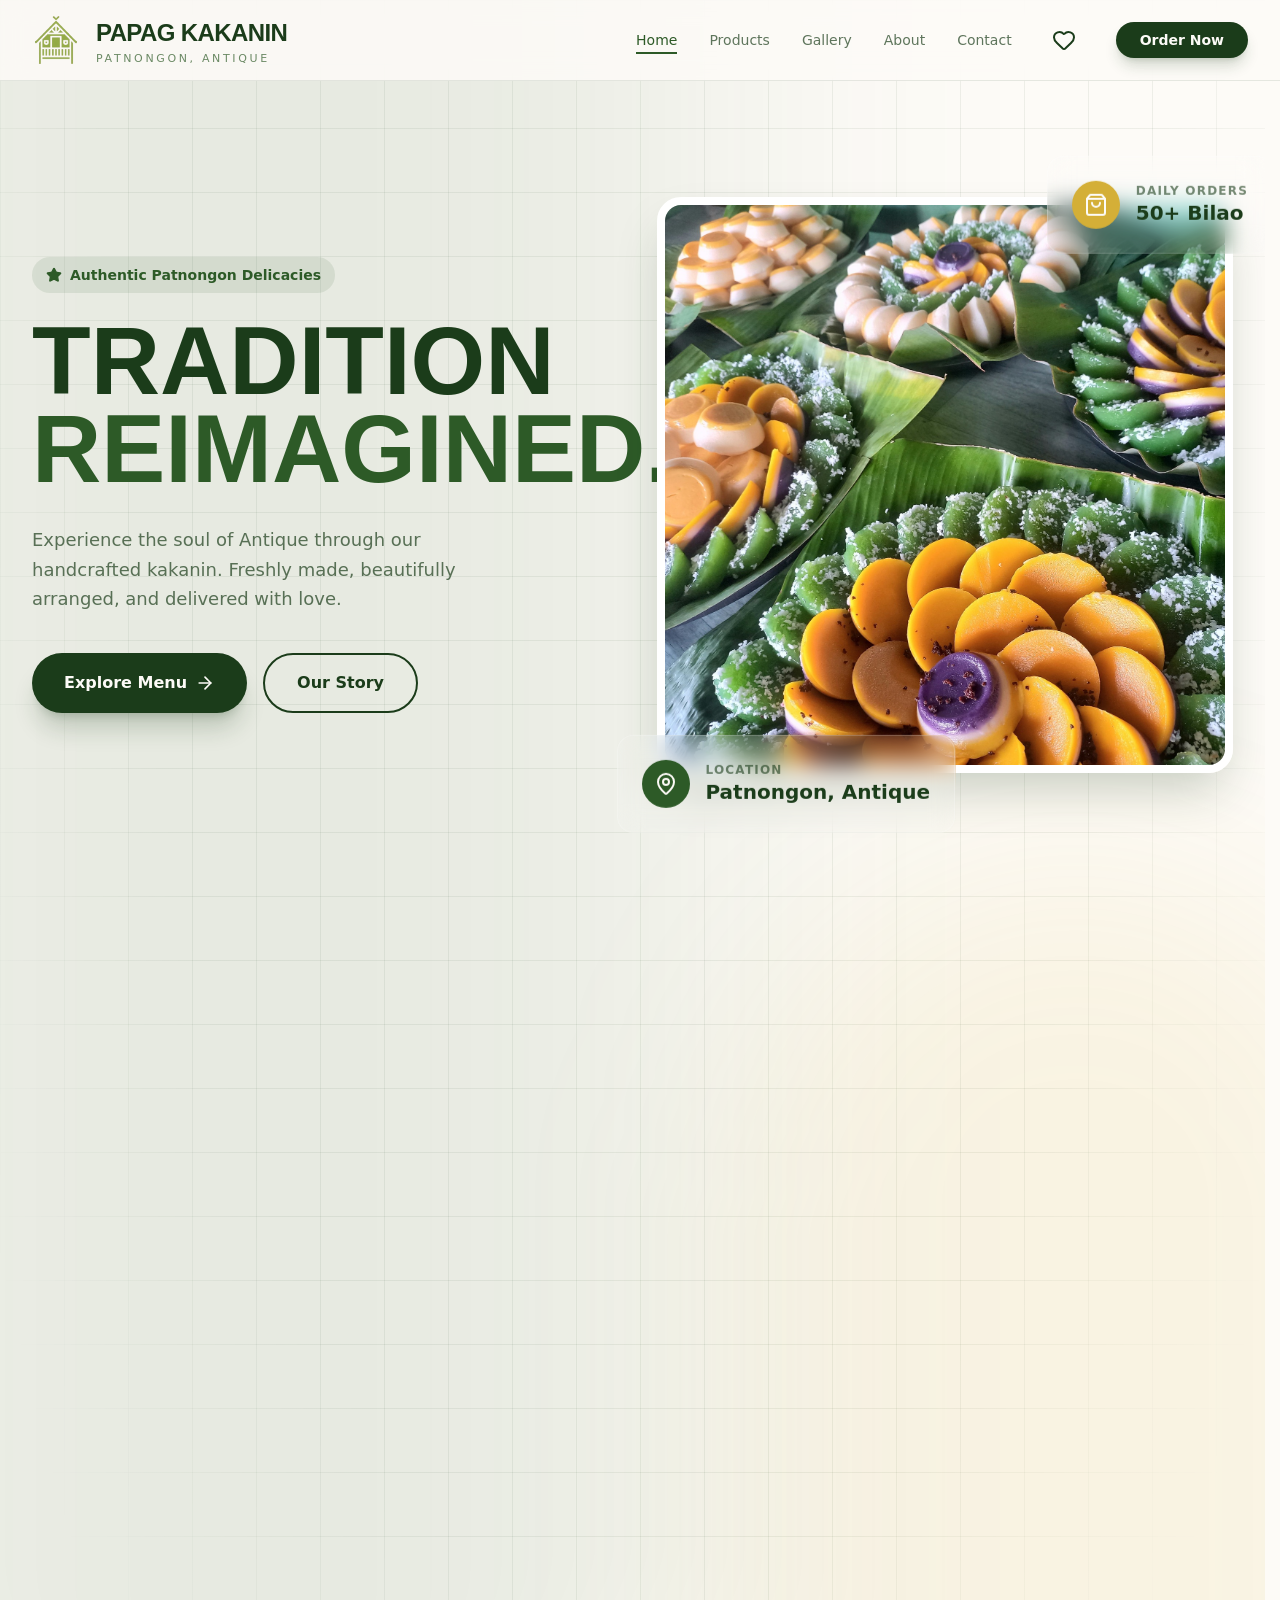
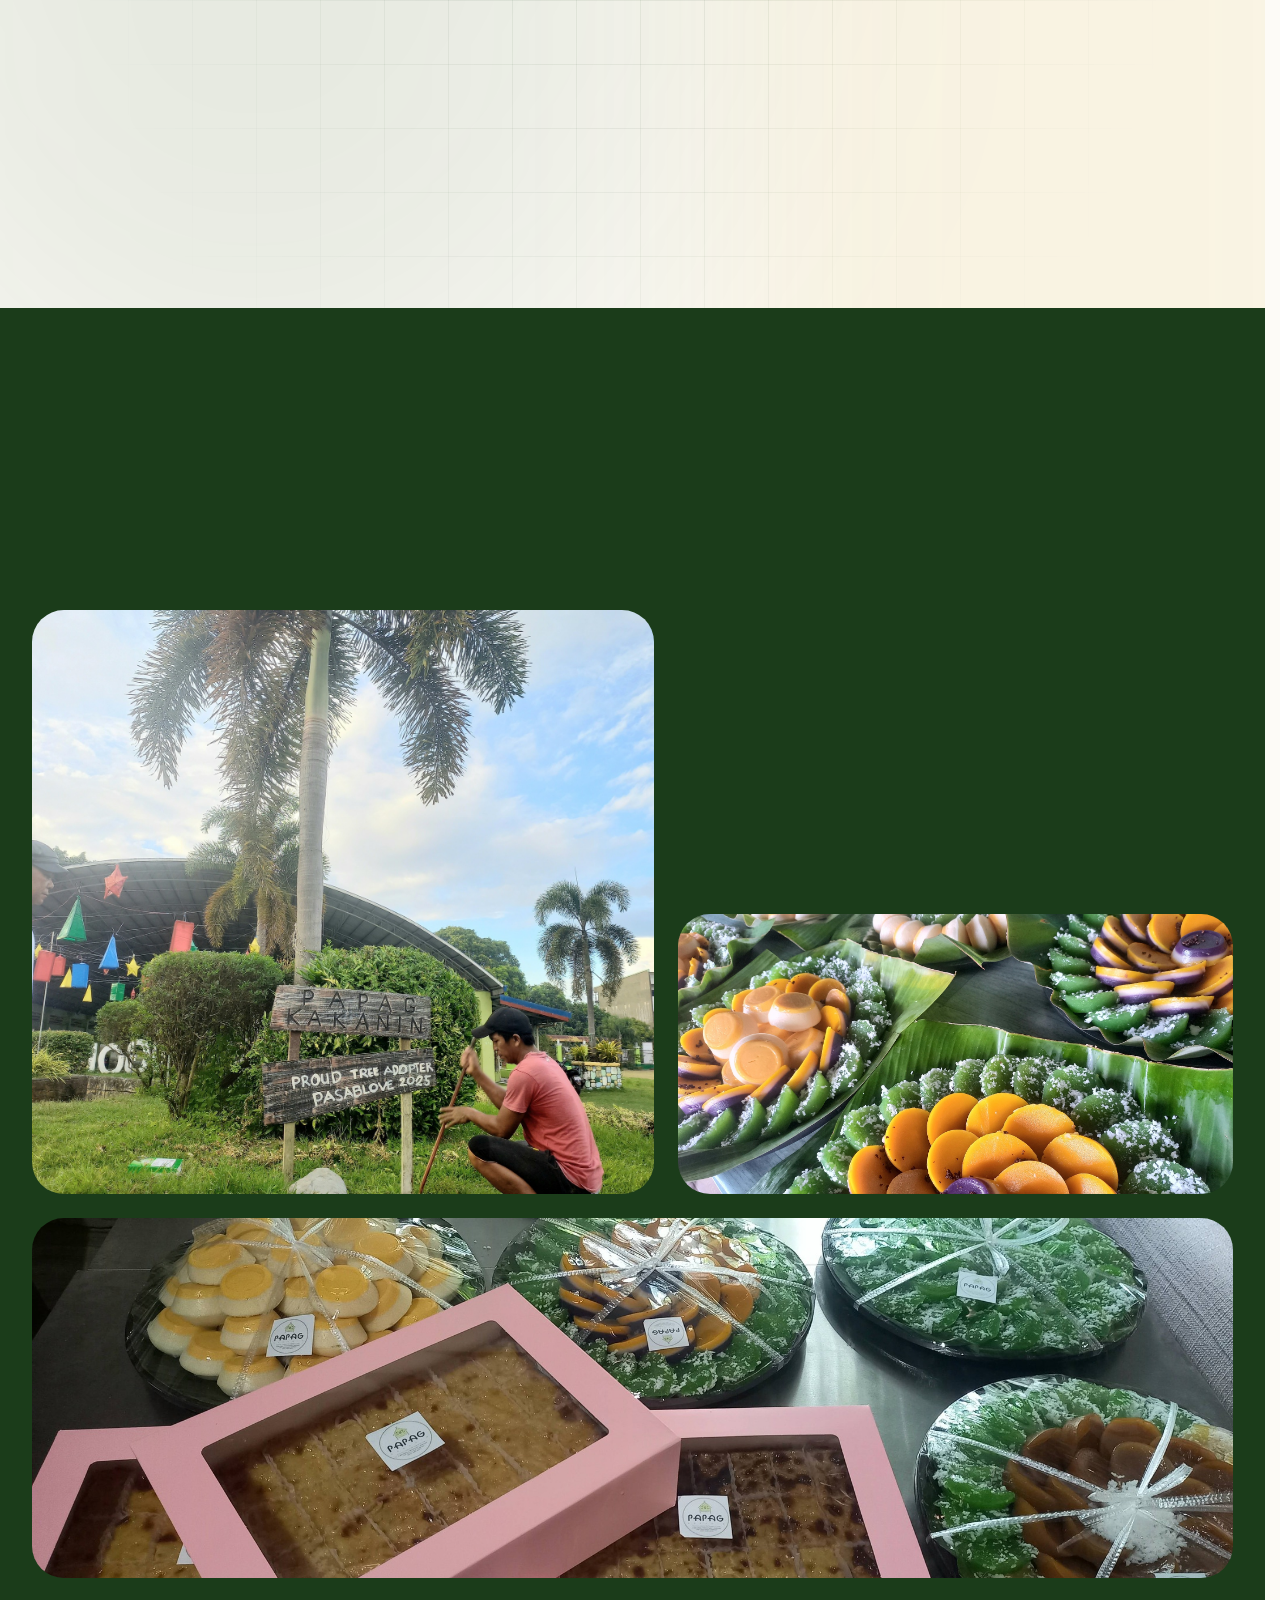
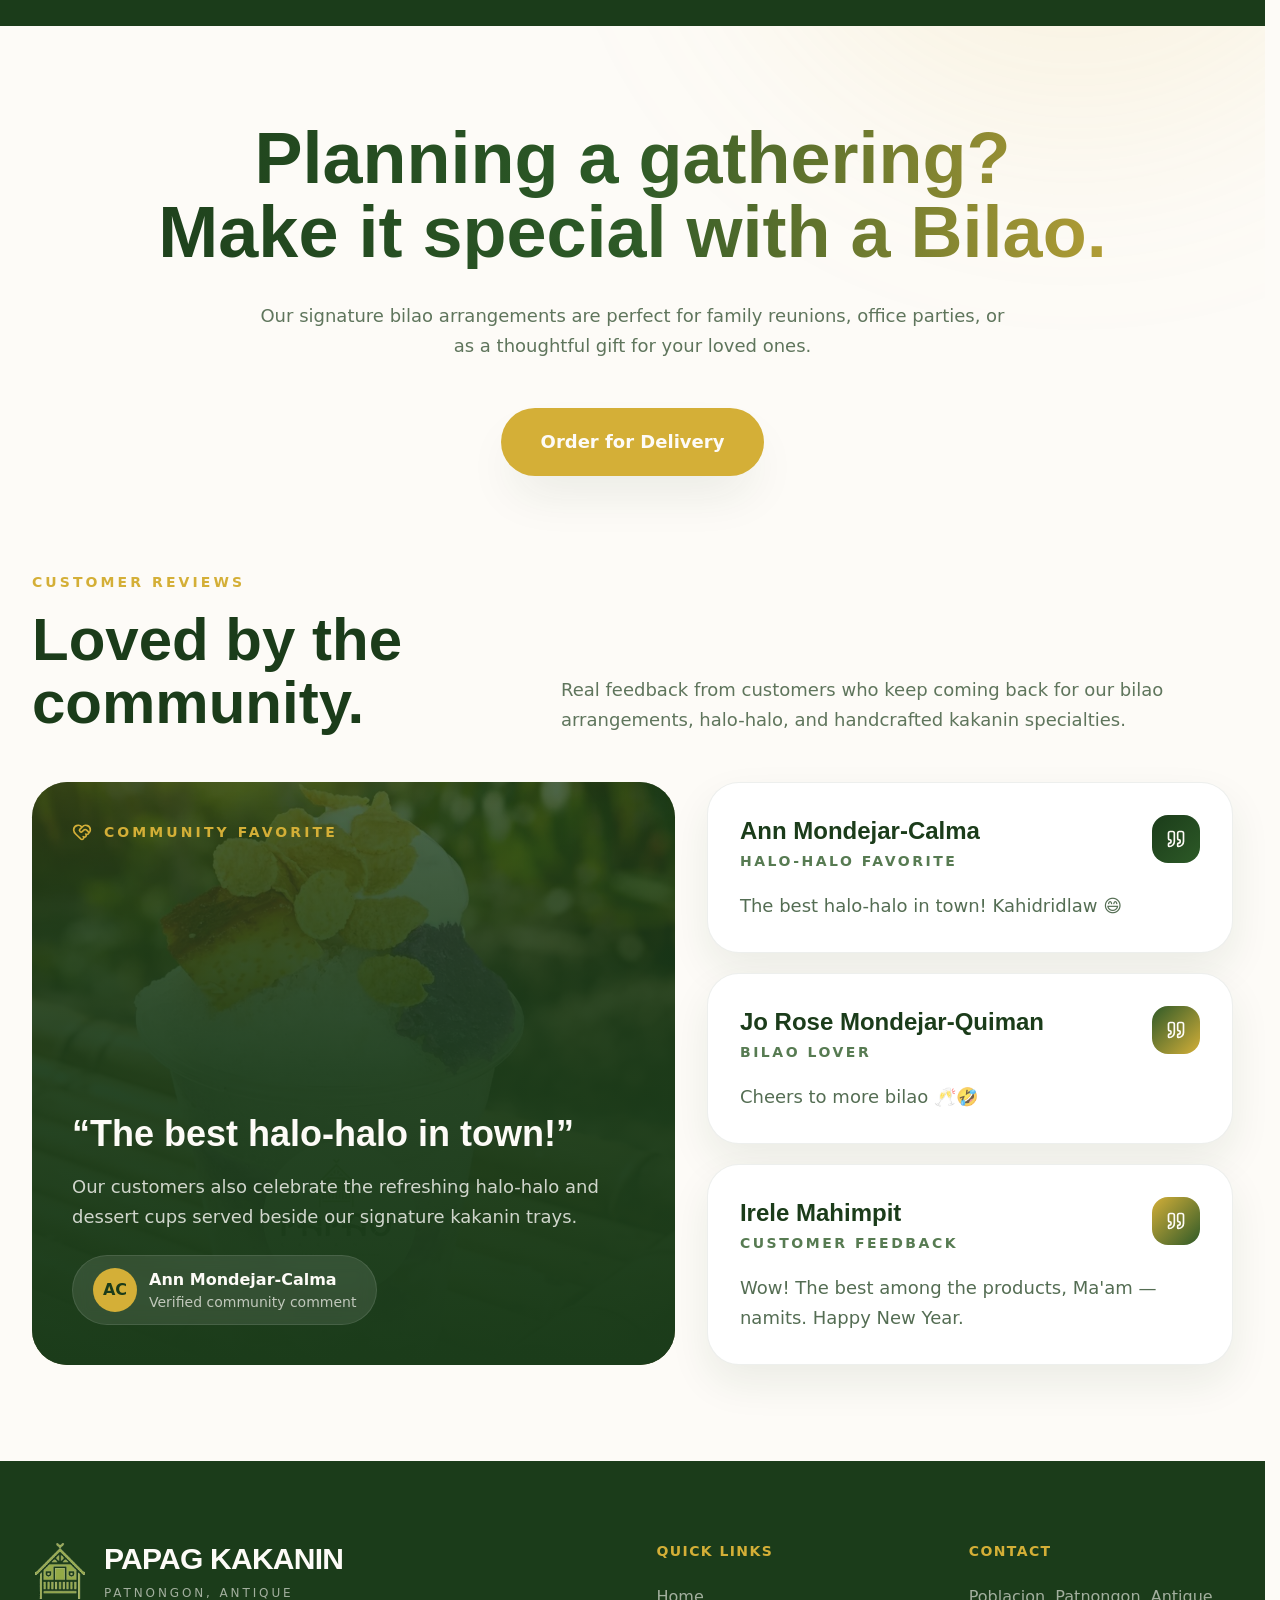
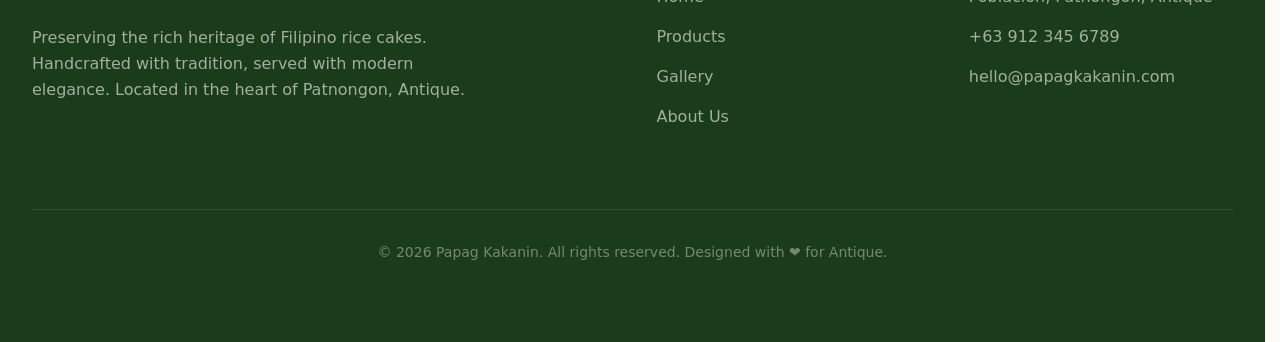
<file: Mondejar_WS101FinalProject/html/index.html>
<!doctype html>
<html lang="en">
  <head>
    <meta charset="UTF-8" />
    <meta name="viewport" content="width=device-width, initial-scale=1.0" />
    <title>Papag Kakanin Website</title>
    <script>window.__STATIC_ROUTE__ = "/";</script>
    <script type="module" crossorigin src="../js/app-core.js"></script>
    <script type="module" crossorigin src="../js/map-pin.js"></script>
    <script type="module" crossorigin src="../js/home.js"></script>
    <link rel="stylesheet" crossorigin href="../css/style.css">
  </head>
  <body>
    <div id="root"></div>
  </body>
</html>
</file>
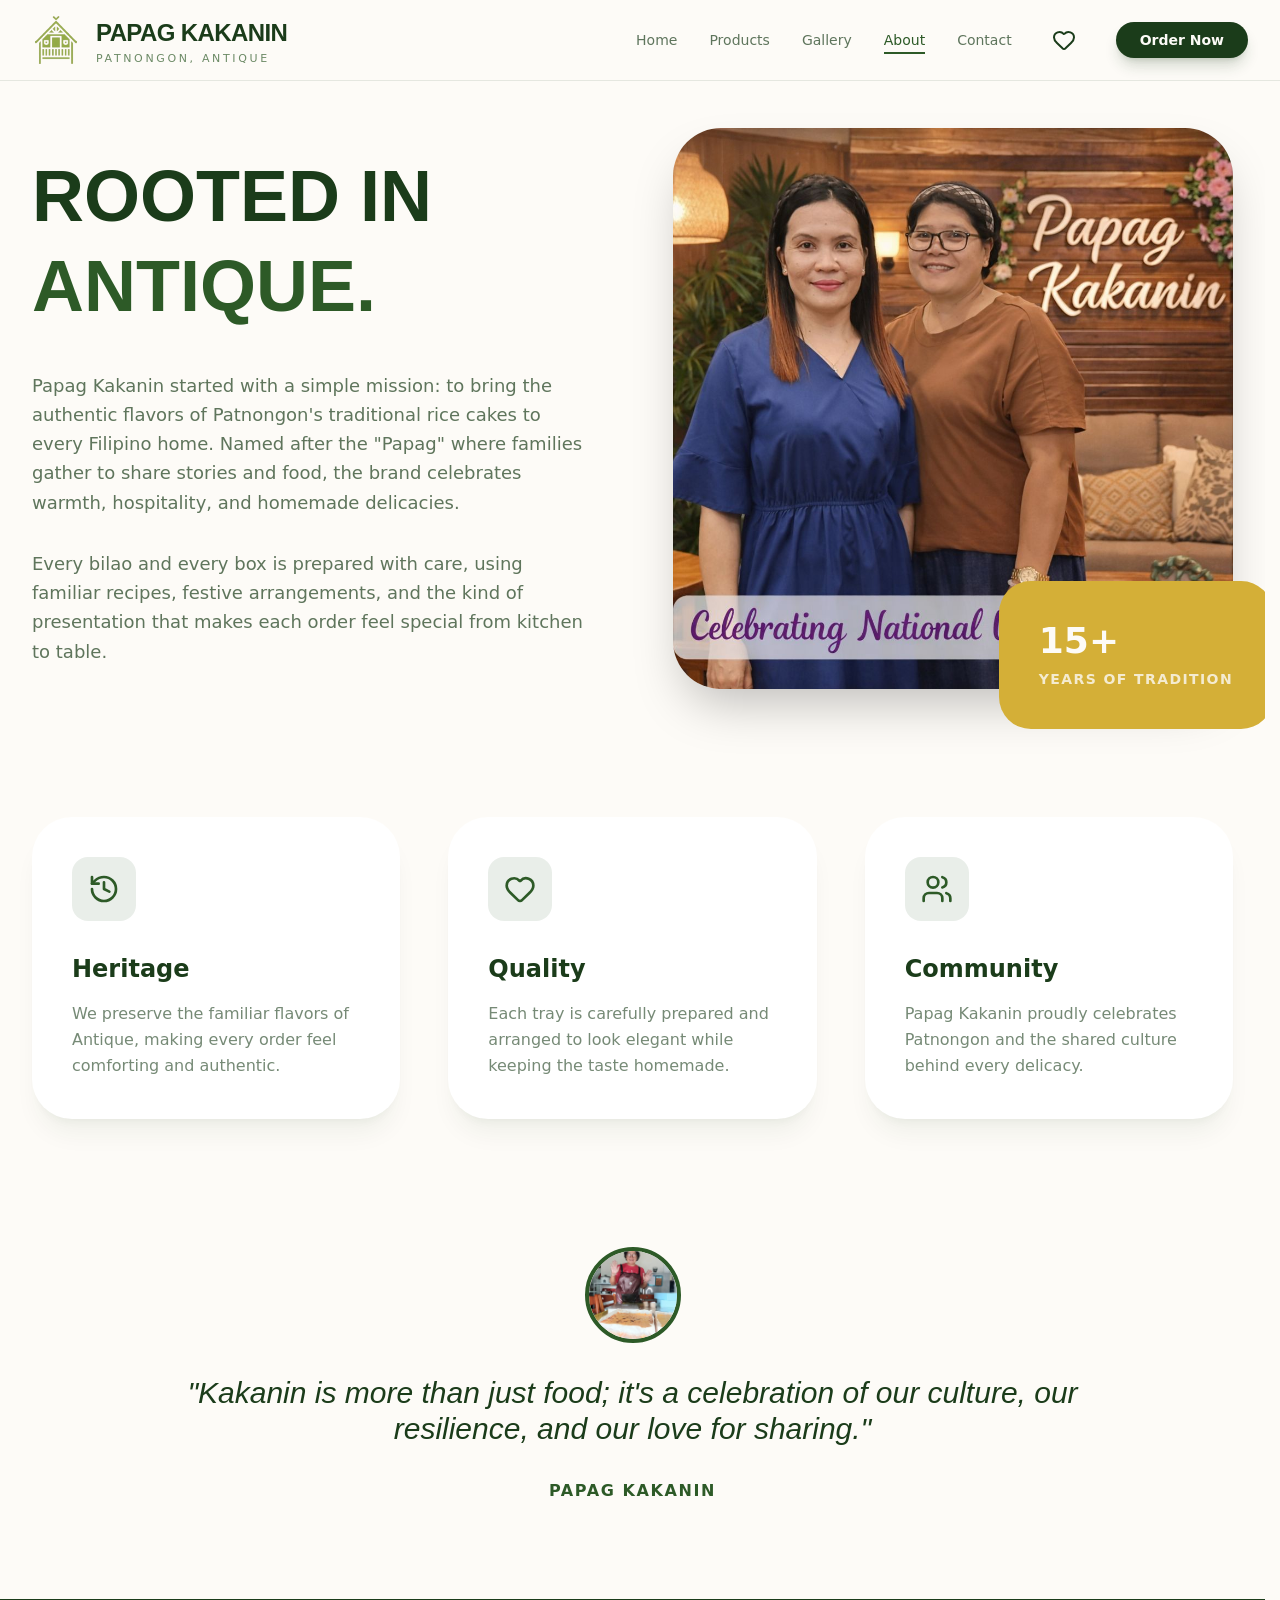
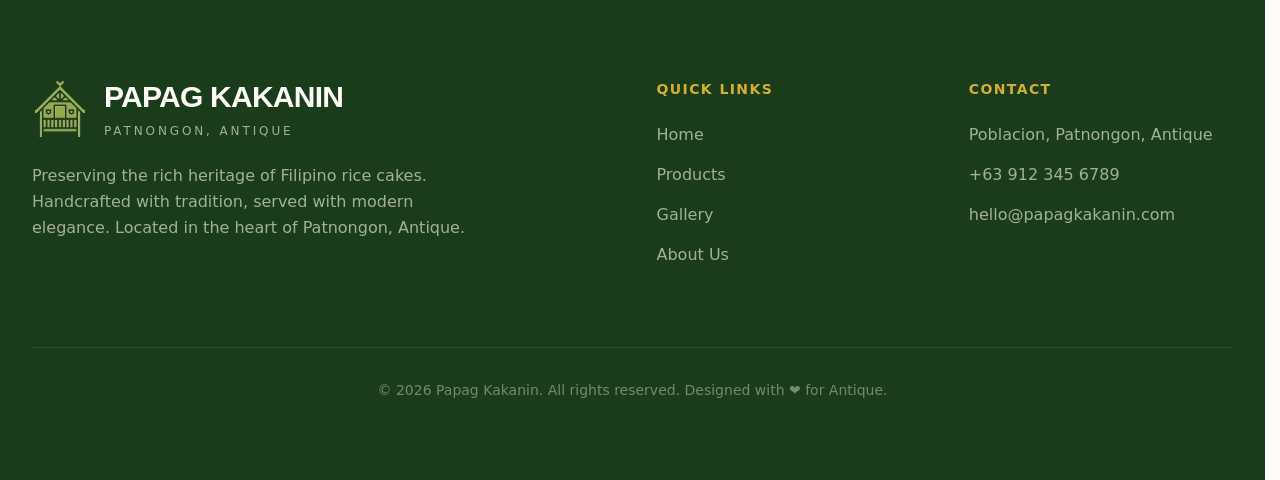
<file: Mondejar_WS101FinalProject/html/about.html>
<!doctype html>
<html lang="en">
  <head>
    <meta charset="UTF-8" />
    <meta name="viewport" content="width=device-width, initial-scale=1.0" />
    <title>About | Papag Kakanin Website</title>
    <script>window.__STATIC_ROUTE__ = "/about";</script>
    <script type="module" crossorigin src="../js/about.js"></script>
    <link rel="modulepreload" crossorigin href="../js/app-core.js">
    <link rel="stylesheet" crossorigin href="../css/style.css">
  </head>
  <body>
    <div id="root"></div>
  </body>
</html>
</file>
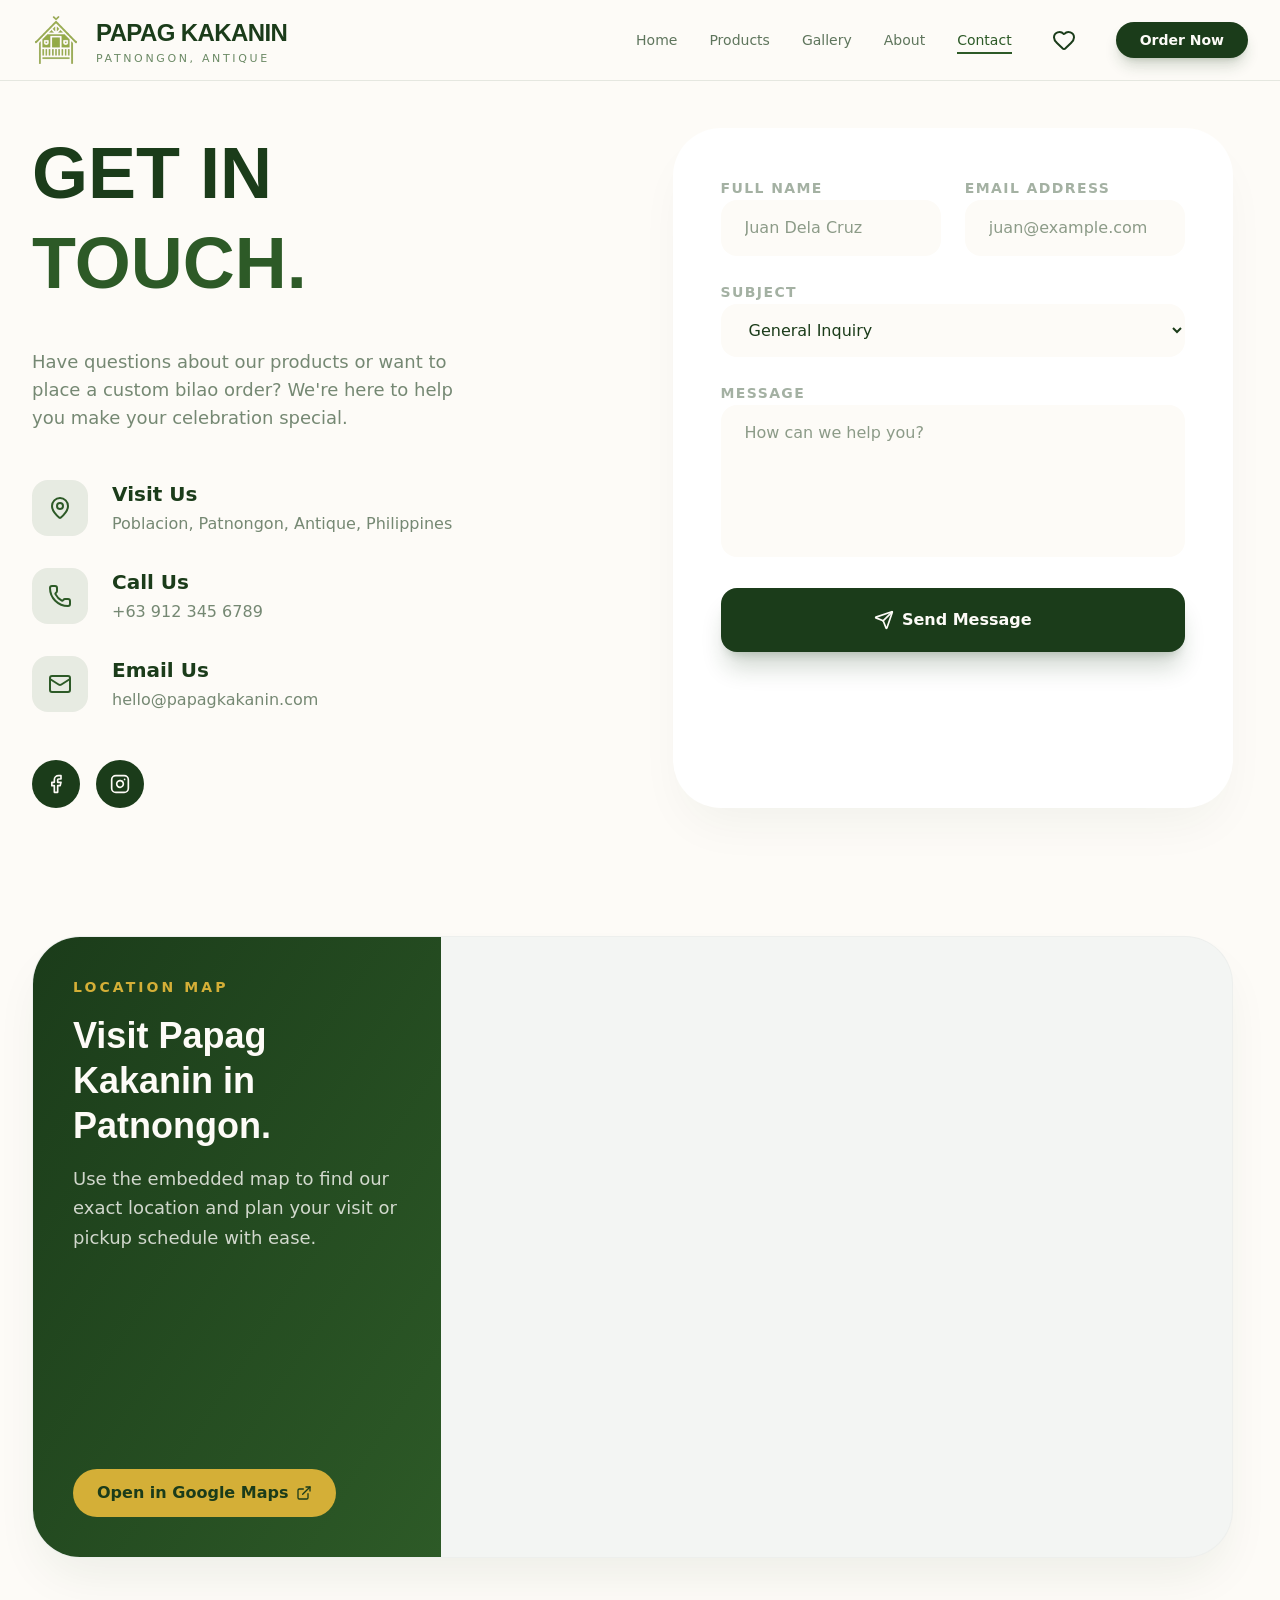
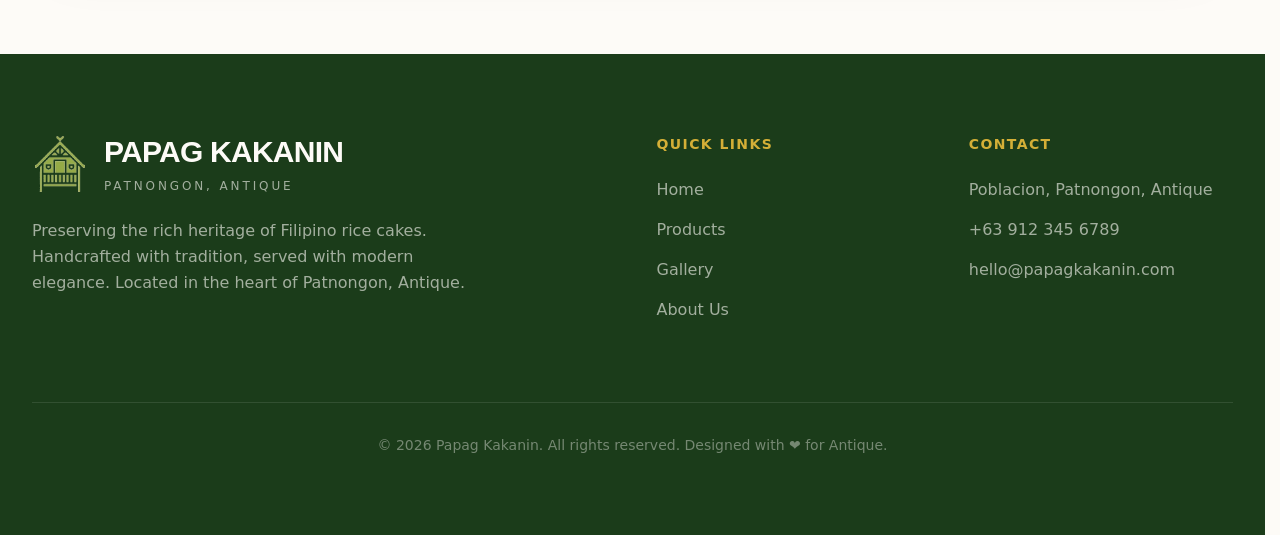
<file: Mondejar_WS101FinalProject/html/contact.html>
<!doctype html>
<html lang="en">
  <head>
    <meta charset="UTF-8" />
    <meta name="viewport" content="width=device-width, initial-scale=1.0" />
    <title>Contact | Papag Kakanin Website</title>
    <script>window.__STATIC_ROUTE__ = "/contact";</script>
    <script type="module" crossorigin src="../js/contact.js"></script>
    <link rel="modulepreload" crossorigin href="../js/app-core.js">
    <link rel="modulepreload" crossorigin href="../js/map-pin.js">
    <link rel="stylesheet" crossorigin href="../css/style.css">
  </head>
  <body>
    <div id="root"></div>
  </body>
</html>
</file>
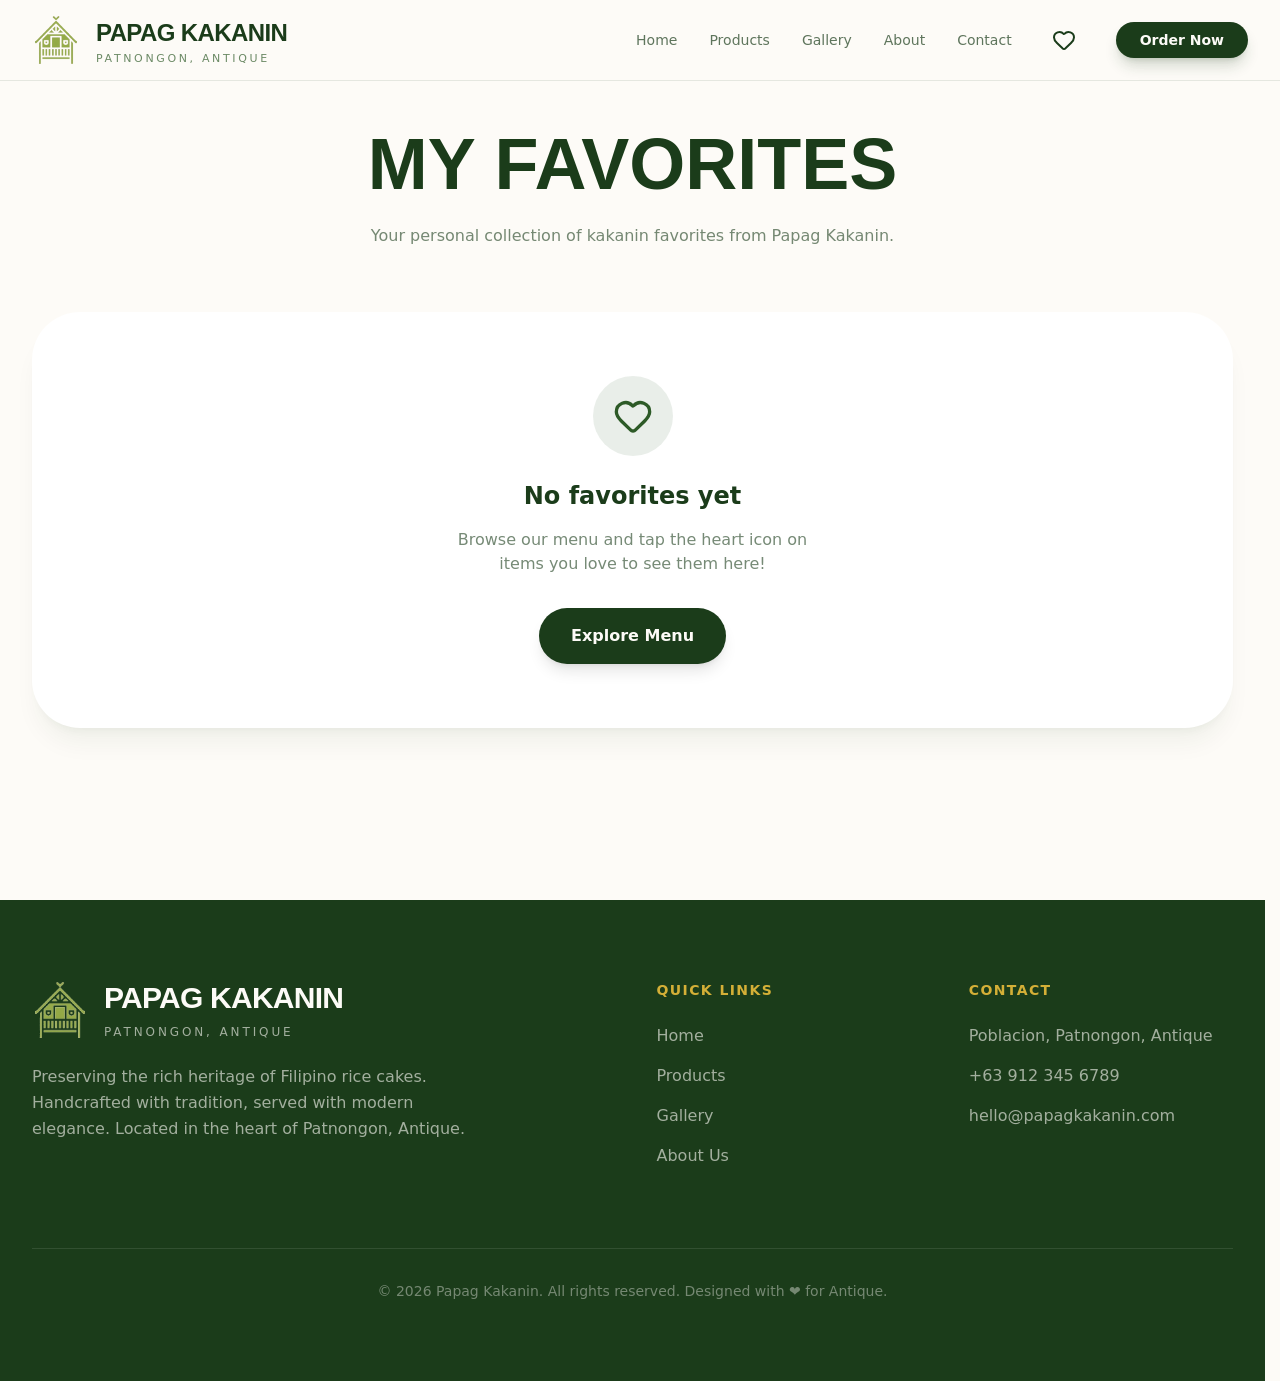
<file: Mondejar_WS101FinalProject/html/favorites.html>
<!doctype html>
<html lang="en">
  <head>
    <meta charset="UTF-8" />
    <meta name="viewport" content="width=device-width, initial-scale=1.0" />
    <title>Favorites | Papag Kakanin Website</title>
    <script>window.__STATIC_ROUTE__ = "/favorites";</script>
    <script type="module" crossorigin src="../js/favorites.js"></script>
    <link rel="modulepreload" crossorigin href="../js/app-core.js">
    <link rel="modulepreload" crossorigin href="../js/products-data.js">
    <link rel="stylesheet" crossorigin href="../css/style.css">
  </head>
  <body>
    <div id="root"></div>
  </body>
</html>
</file>
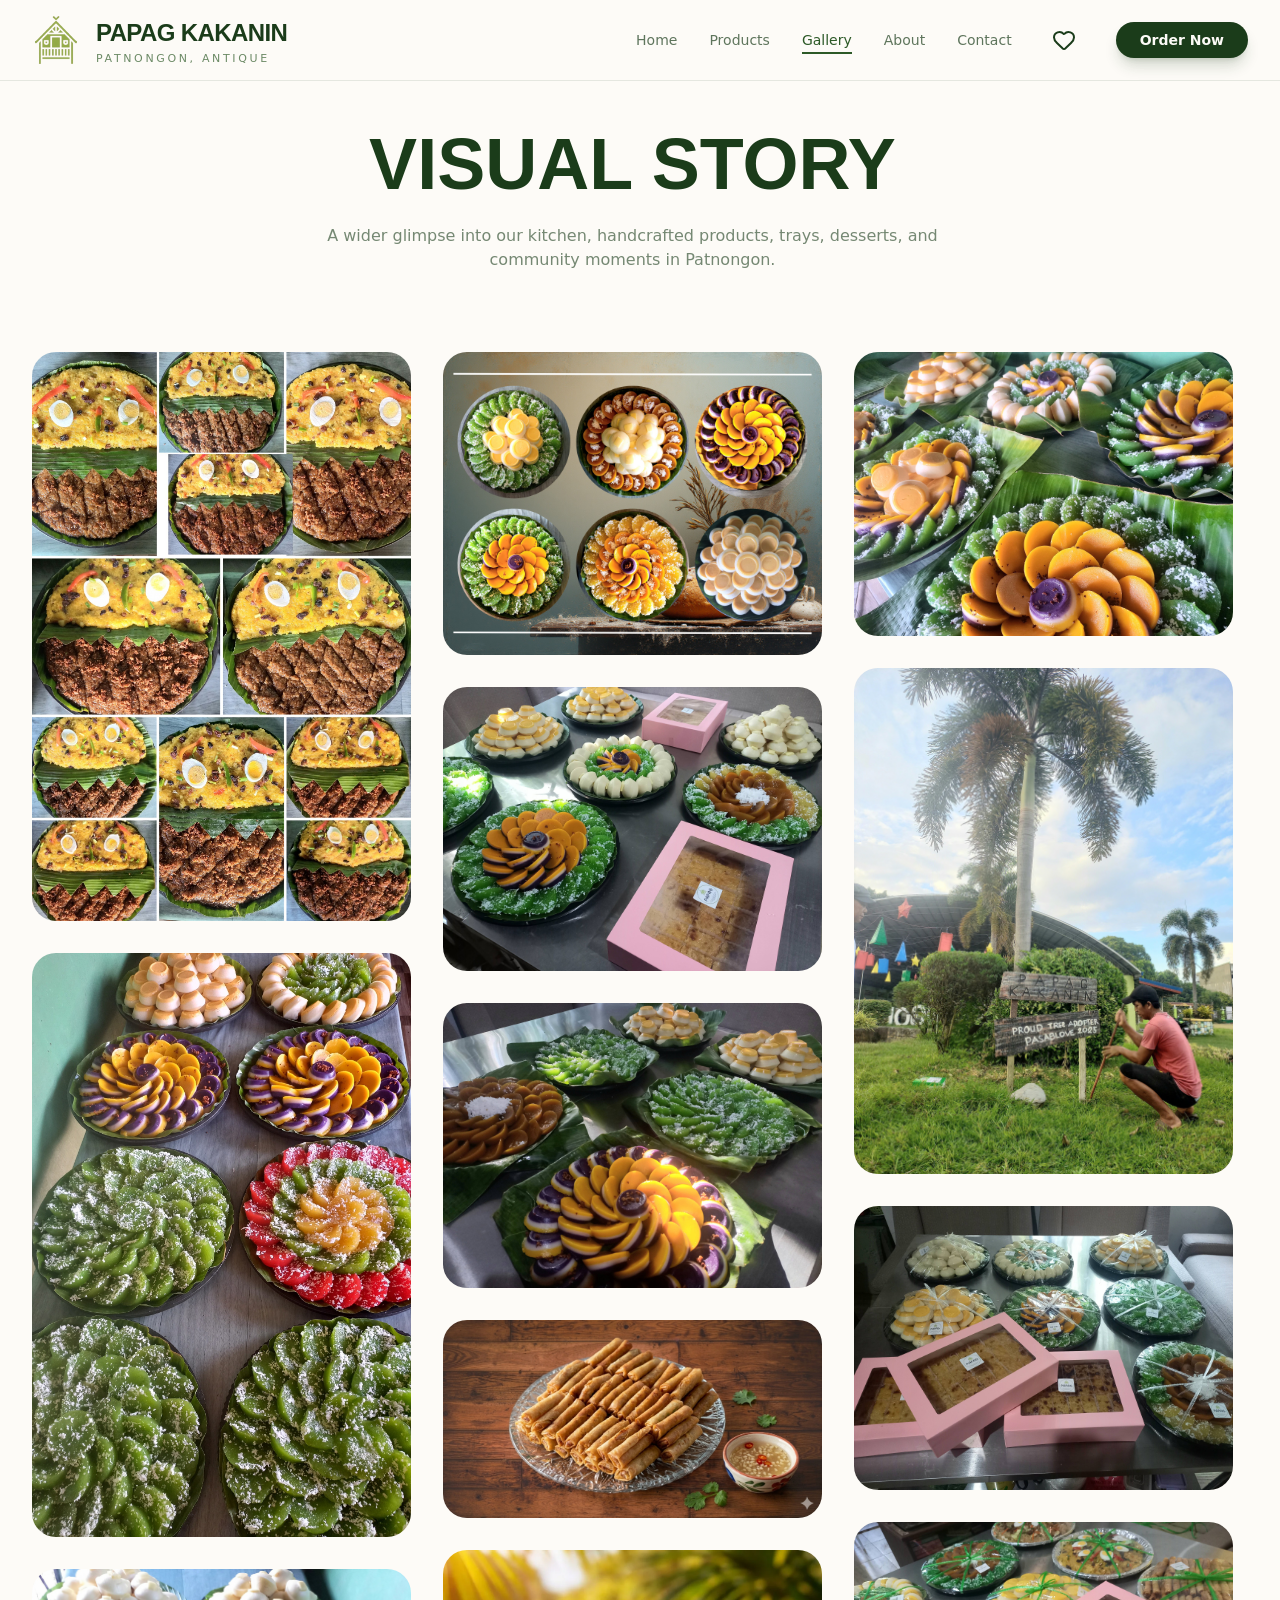
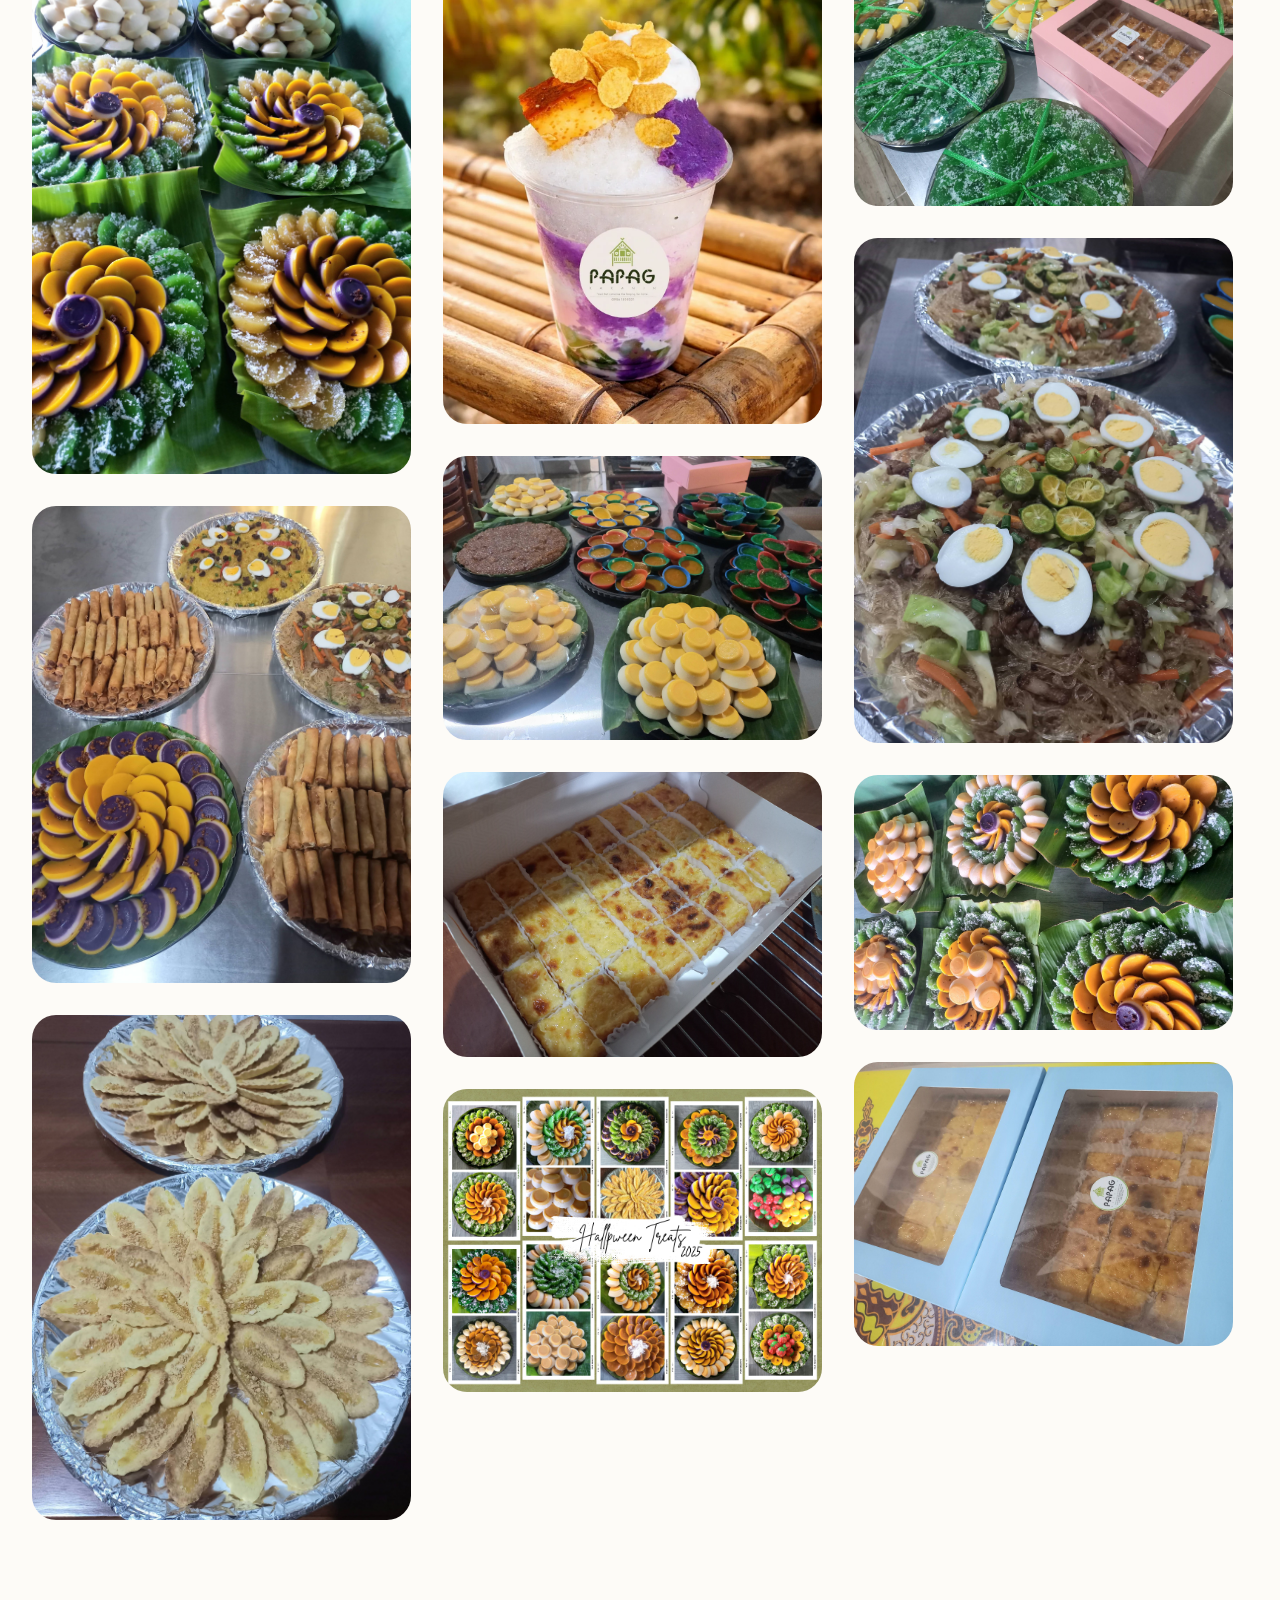
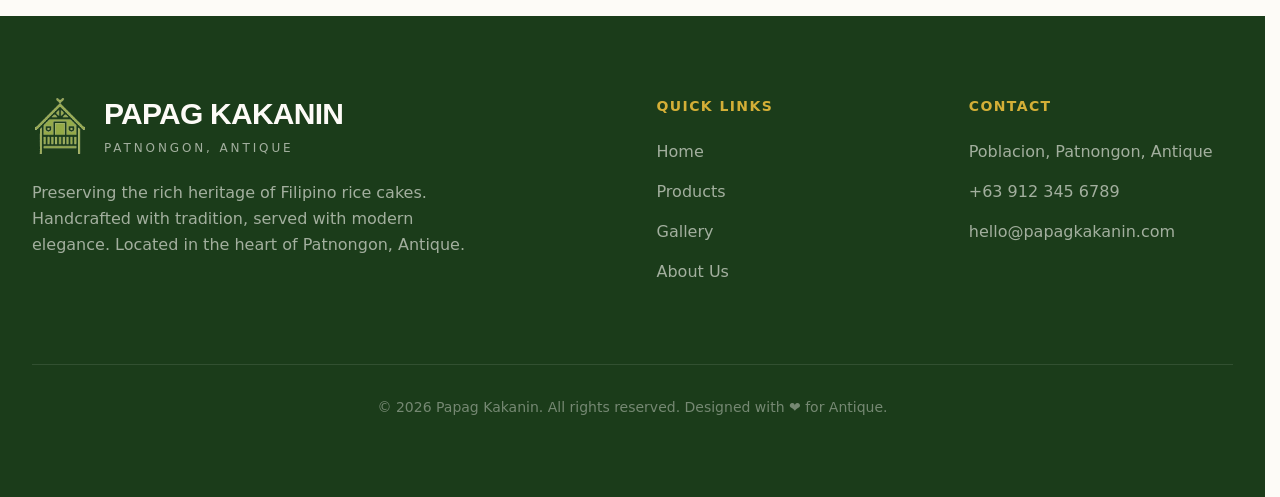
<file: Mondejar_WS101FinalProject/html/gallery.html>
<!doctype html>
<html lang="en">
  <head>
    <meta charset="UTF-8" />
    <meta name="viewport" content="width=device-width, initial-scale=1.0" />
    <title>Gallery | Papag Kakanin Website</title>
    <script>window.__STATIC_ROUTE__ = "/gallery";</script>
    <script type="module" crossorigin src="../js/gallery.js"></script>
    <link rel="modulepreload" crossorigin href="../js/app-core.js">
    <link rel="stylesheet" crossorigin href="../css/style.css">
  </head>
  <body>
    <div id="root"></div>
  </body>
</html>
</file>
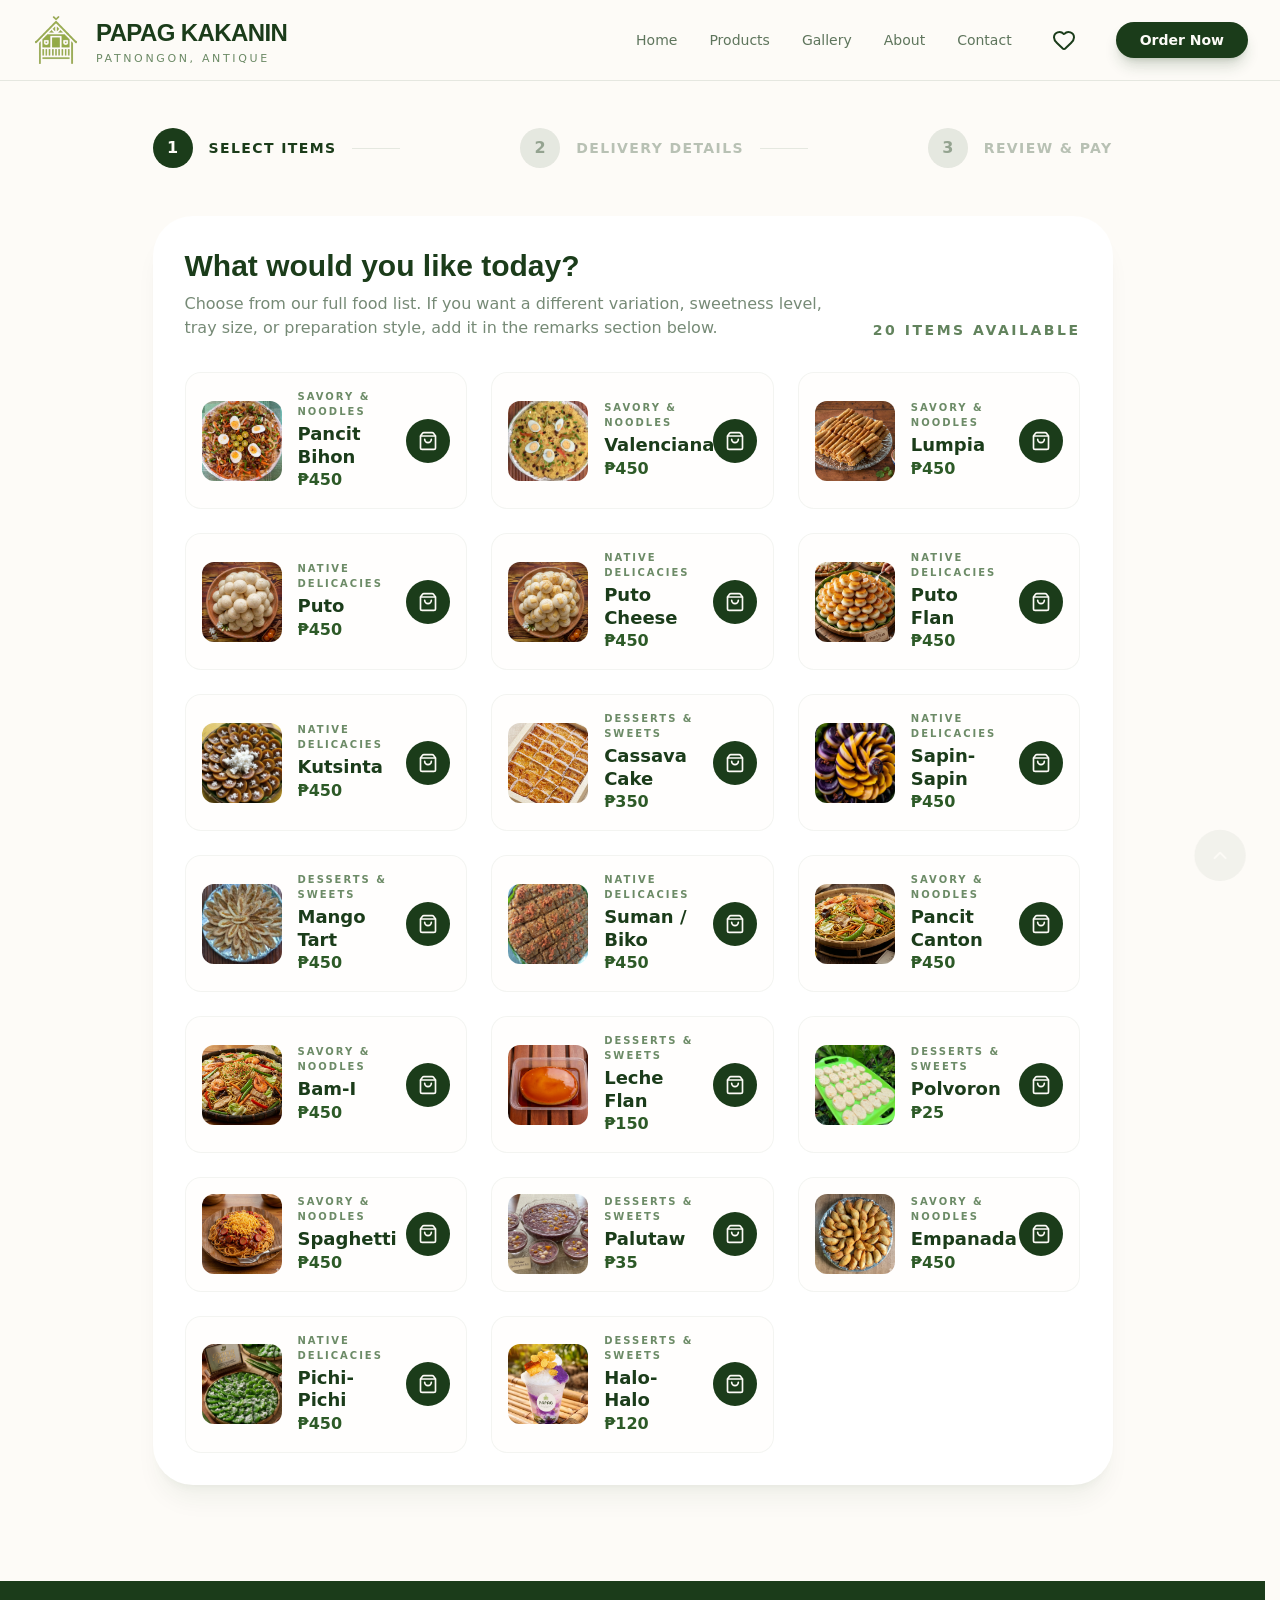
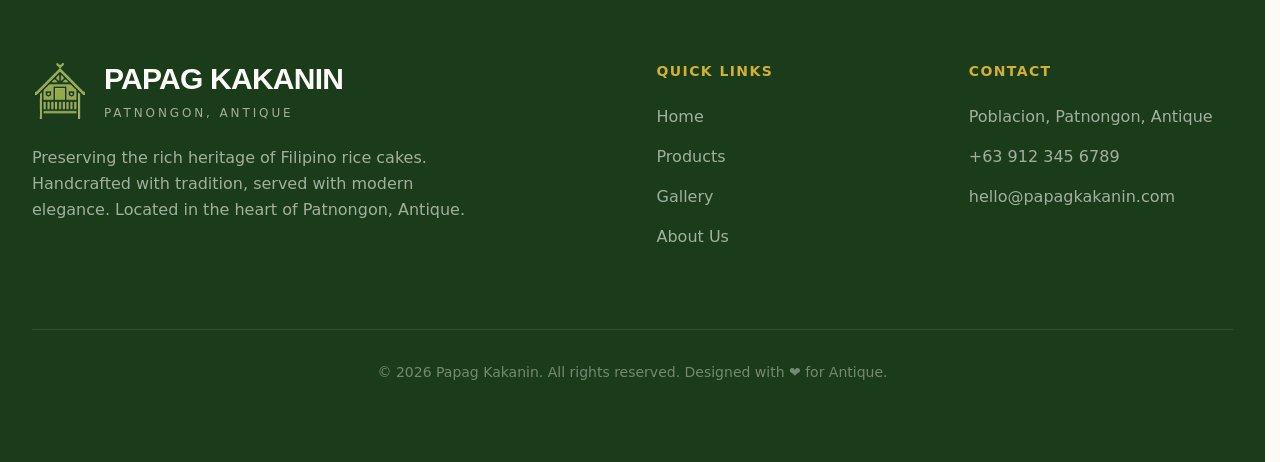
<file: Mondejar_WS101FinalProject/html/order.html>
<!doctype html>
<html lang="en">
  <head>
    <meta charset="UTF-8" />
    <meta name="viewport" content="width=device-width, initial-scale=1.0" />
    <title>Order | Papag Kakanin Website</title>
    <script>window.__STATIC_ROUTE__ = "/order";</script>
    <script type="module" crossorigin src="../js/order.js"></script>
    <link rel="modulepreload" crossorigin href="../js/app-core.js">
    <link rel="modulepreload" crossorigin href="../js/products-data.js">
    <link rel="stylesheet" crossorigin href="../css/style.css">
  </head>
  <body>
    <div id="root"></div>
  </body>
</html>
</file>
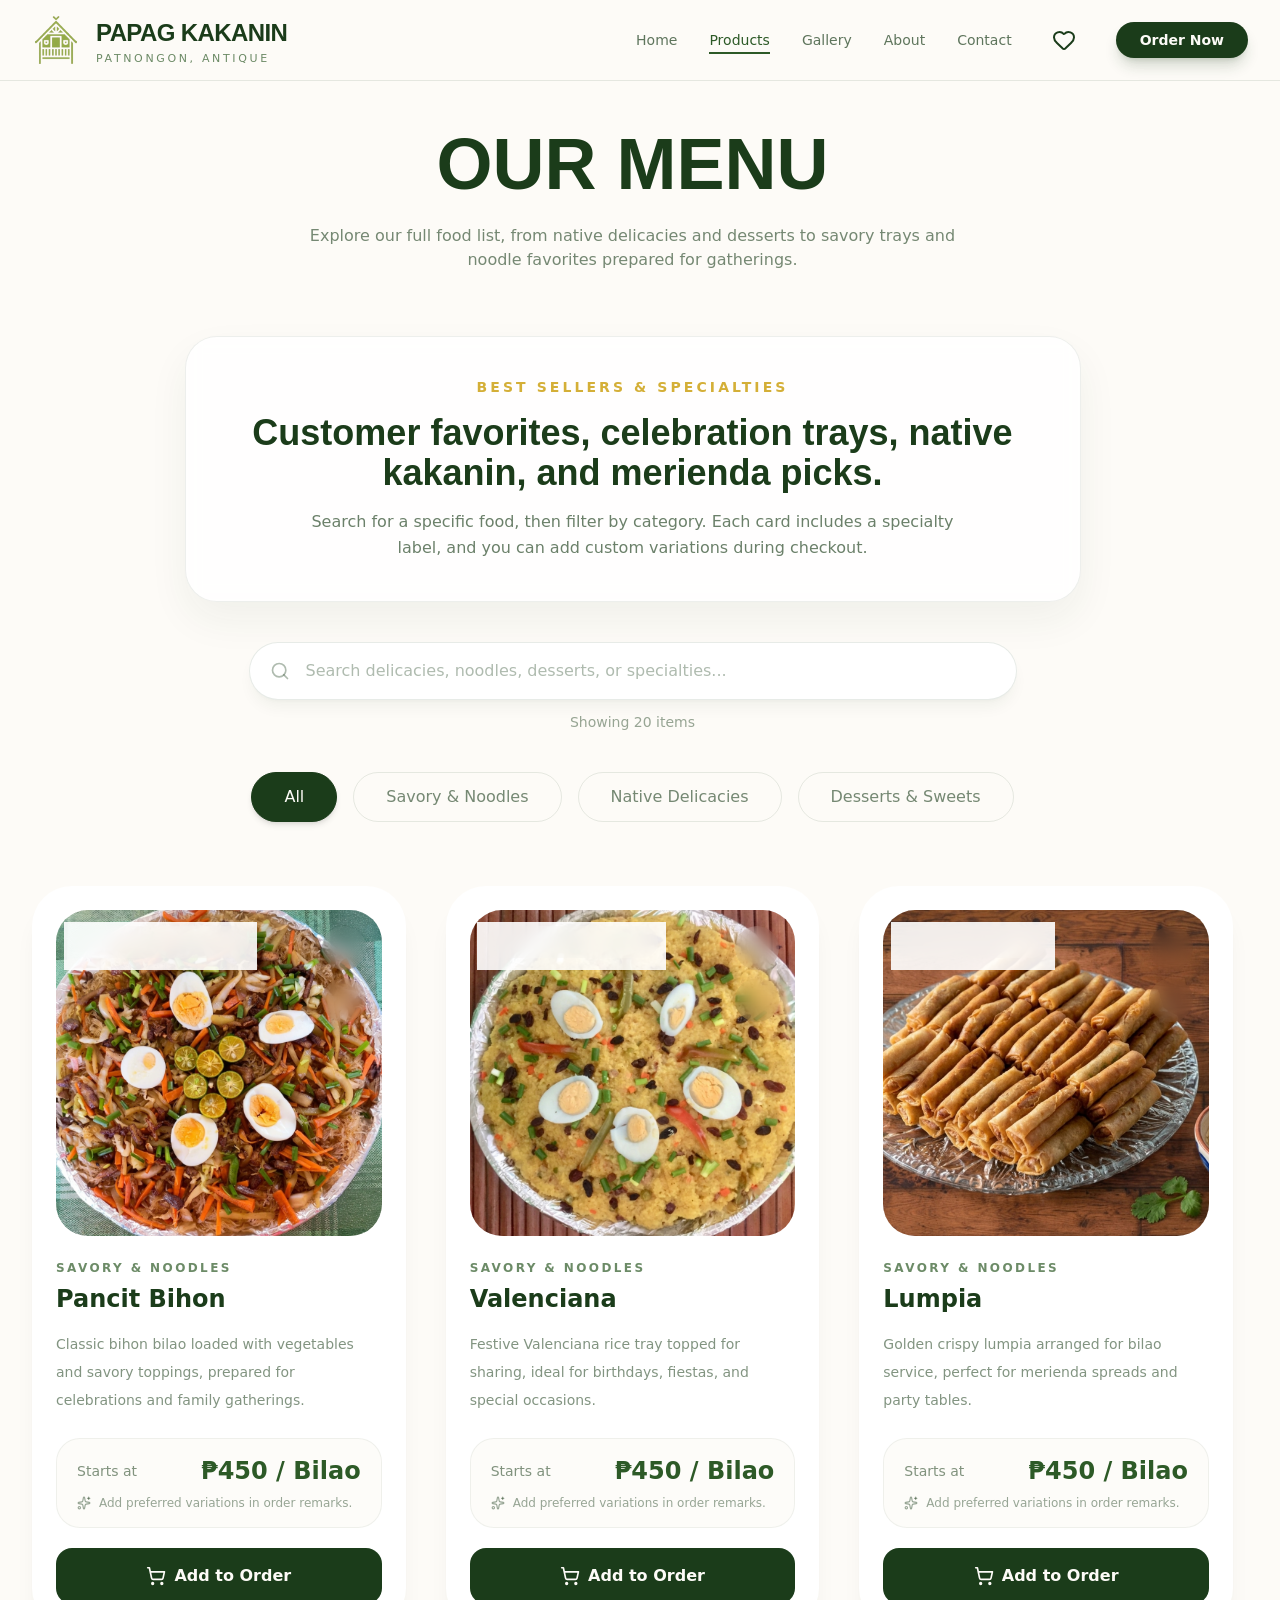
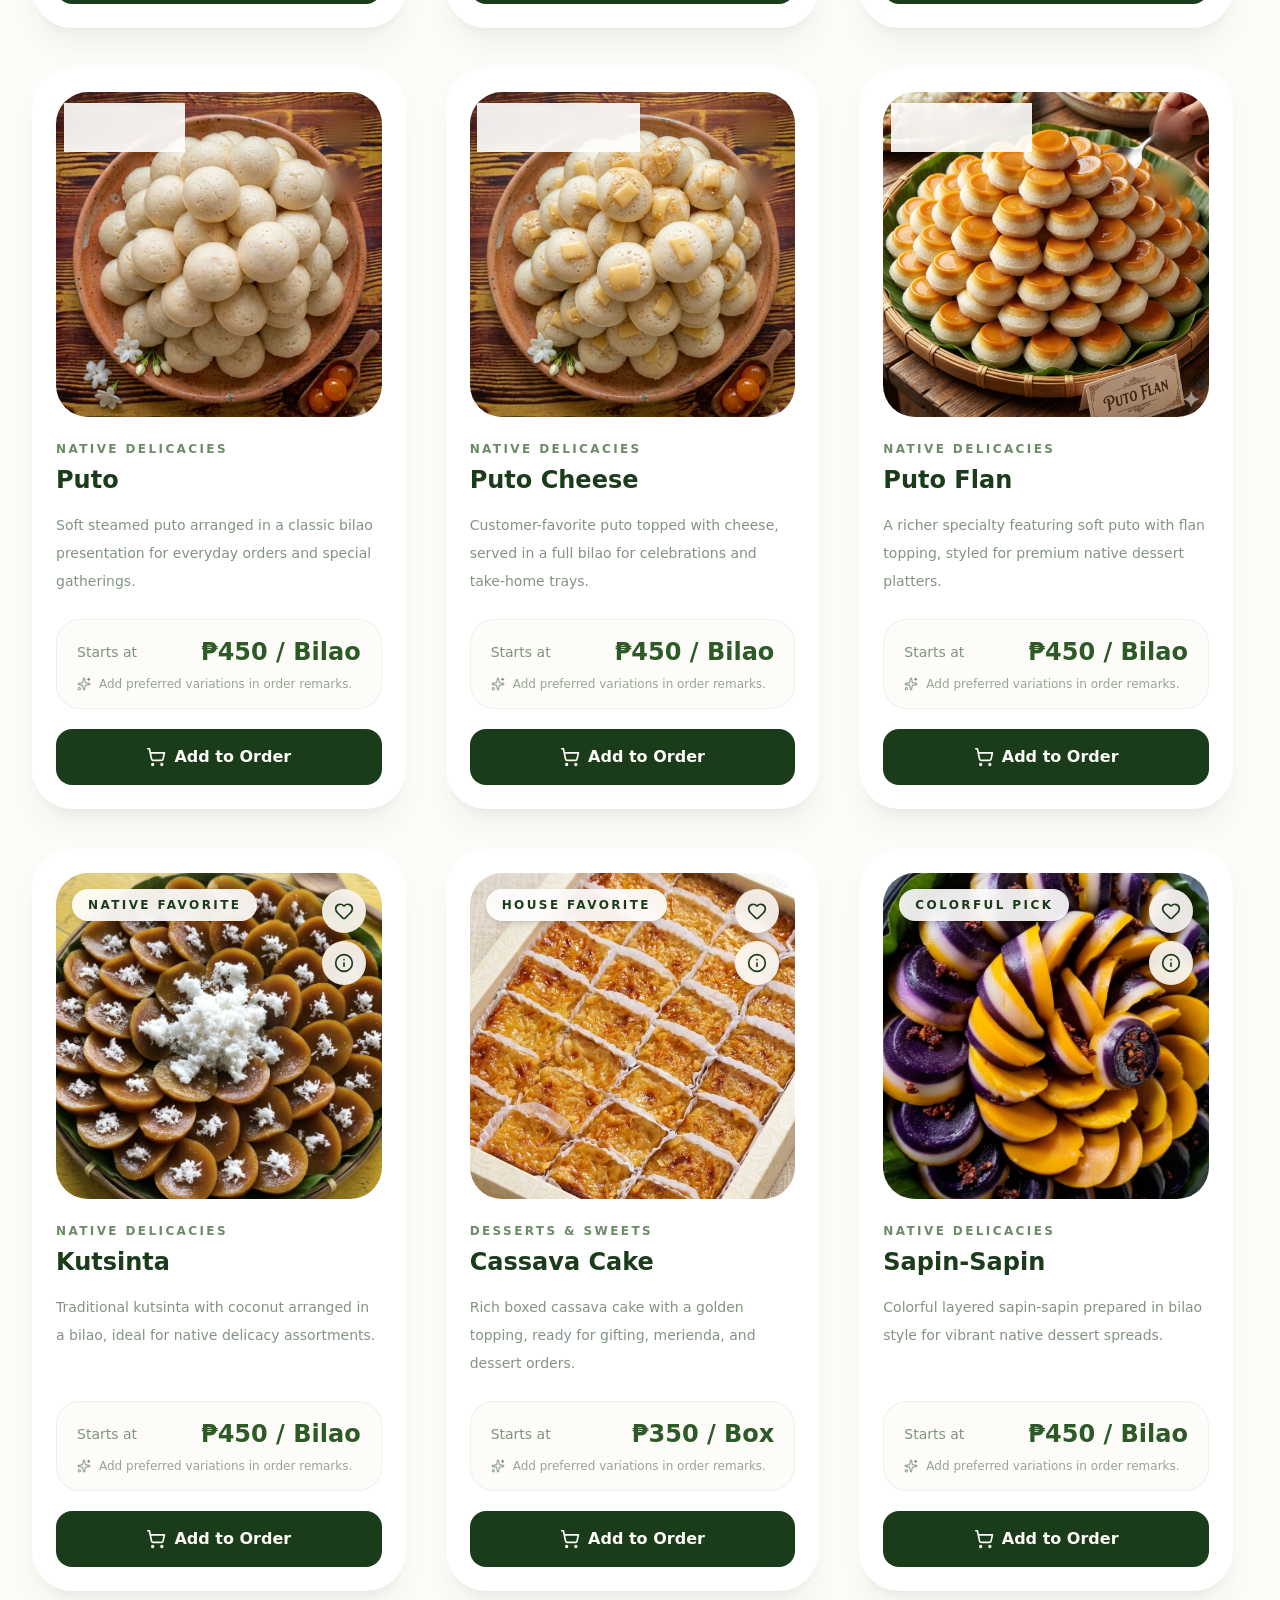
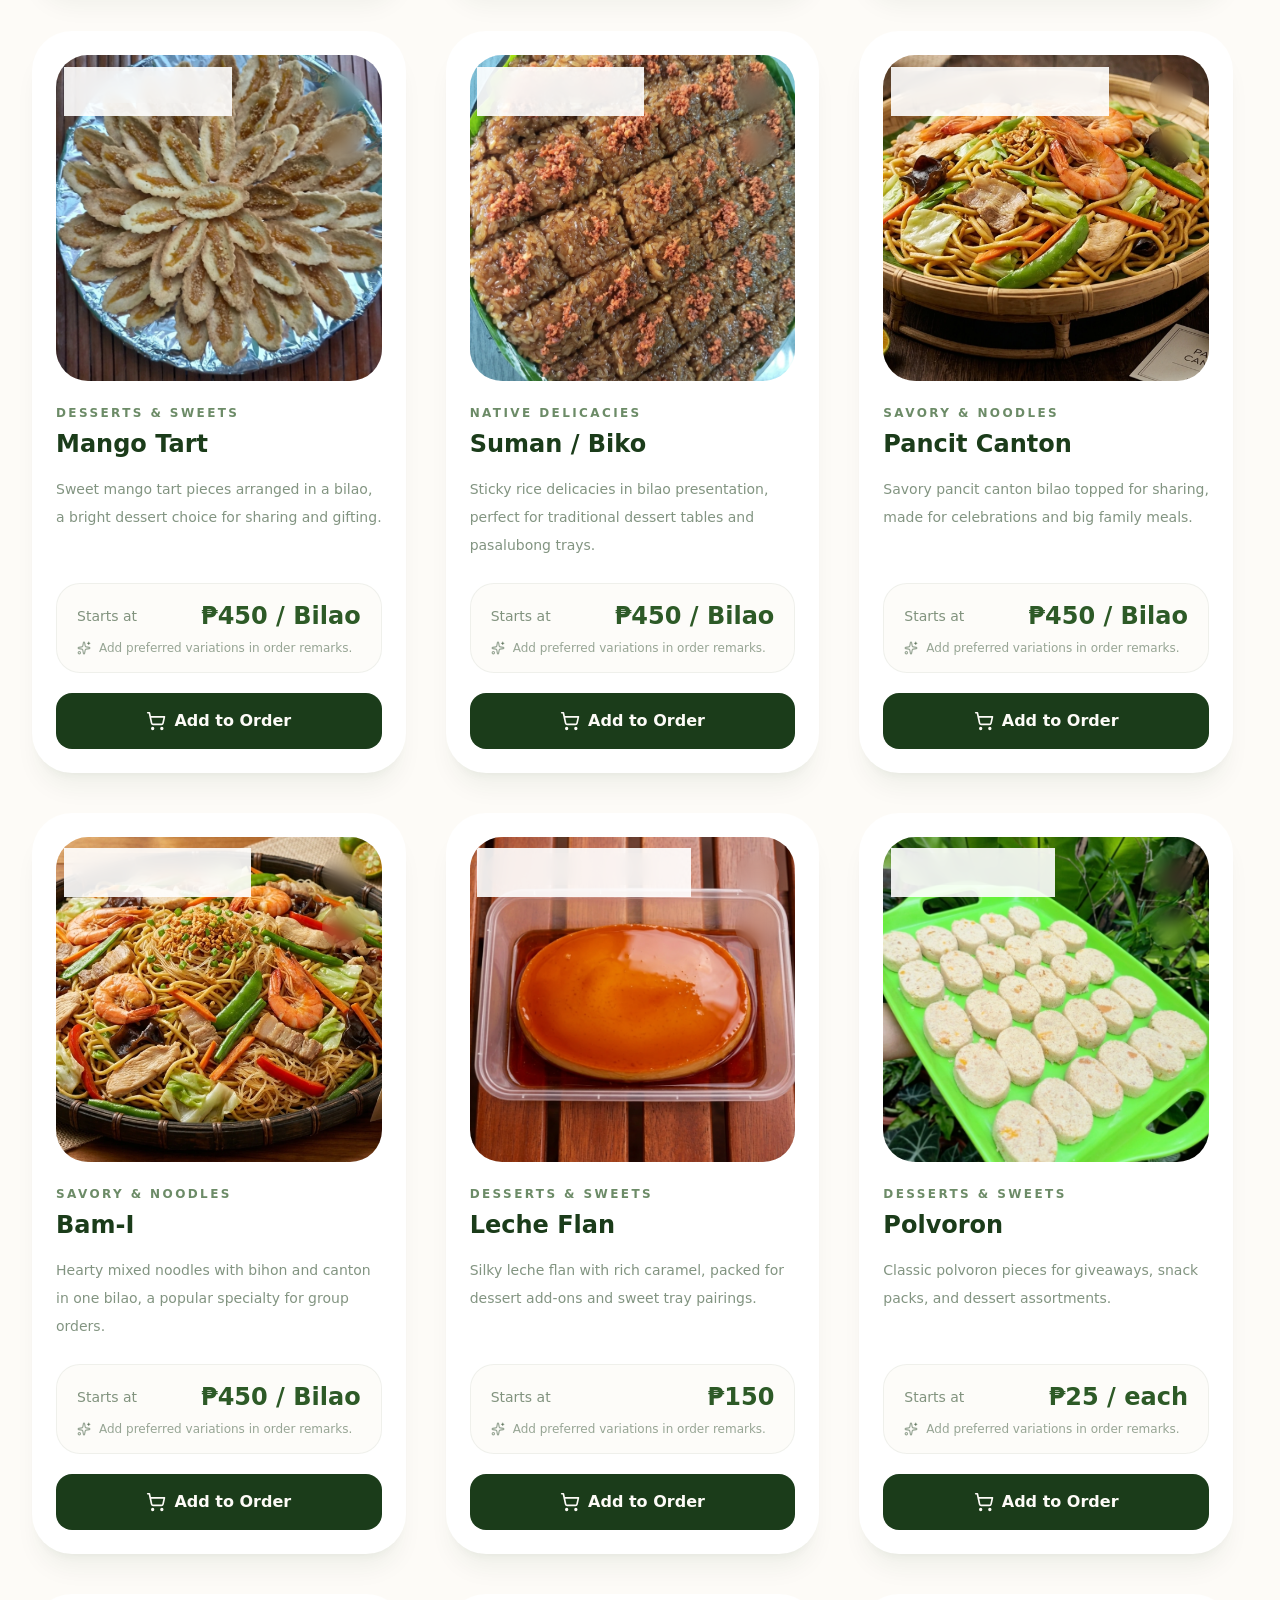
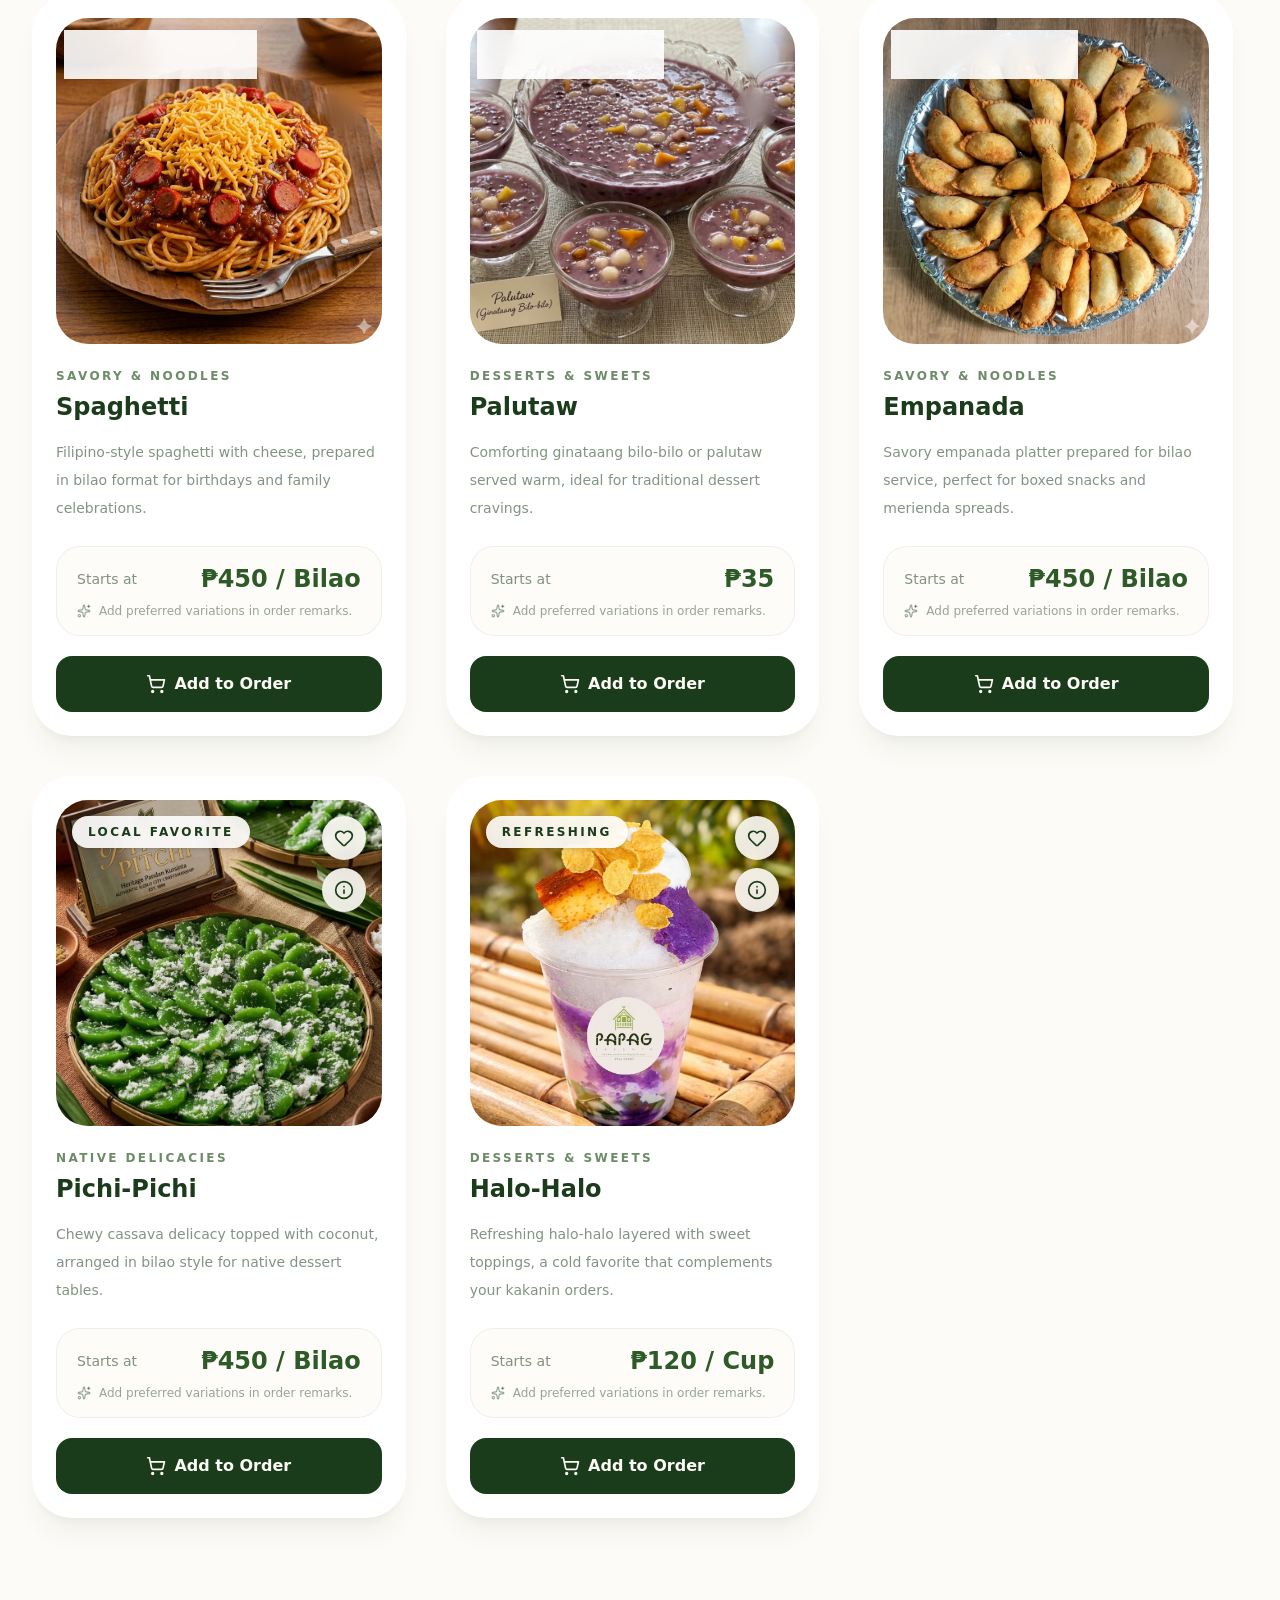
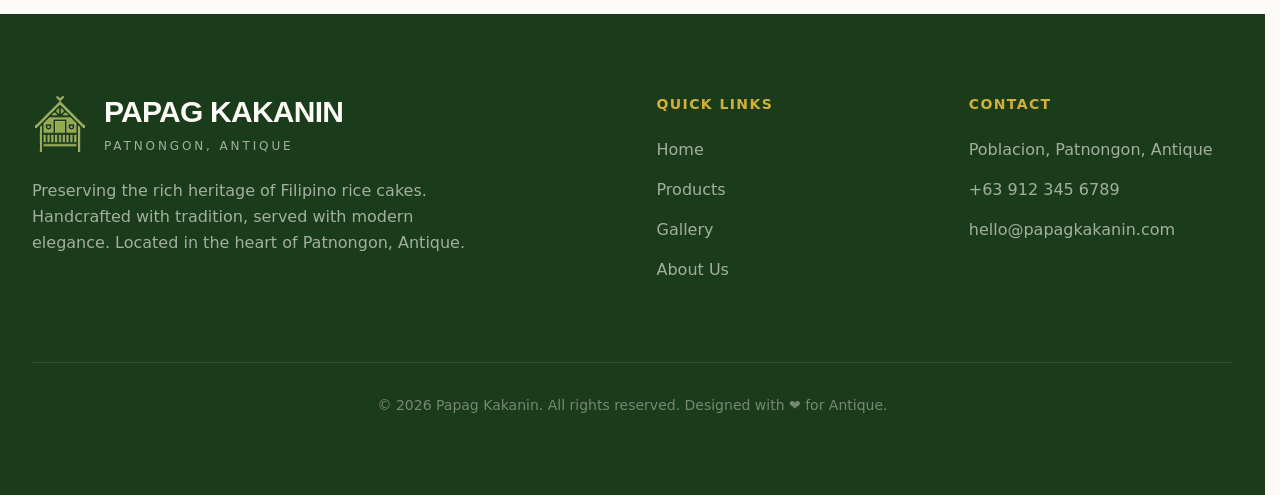
<file: Mondejar_WS101FinalProject/html/products.html>
<!doctype html>
<html lang="en">
  <head>
    <meta charset="UTF-8" />
    <meta name="viewport" content="width=device-width, initial-scale=1.0" />
    <title>Products | Papag Kakanin Website</title>
    <script>window.__STATIC_ROUTE__ = "/products";</script>
    <script type="module" crossorigin src="../js/products.js"></script>
    <link rel="modulepreload" crossorigin href="../js/app-core.js">
    <link rel="modulepreload" crossorigin href="../js/products-data.js">
    <link rel="stylesheet" crossorigin href="../css/style.css">
  </head>
  <body>
    <div id="root"></div>
  </body>
</html>
</file>
